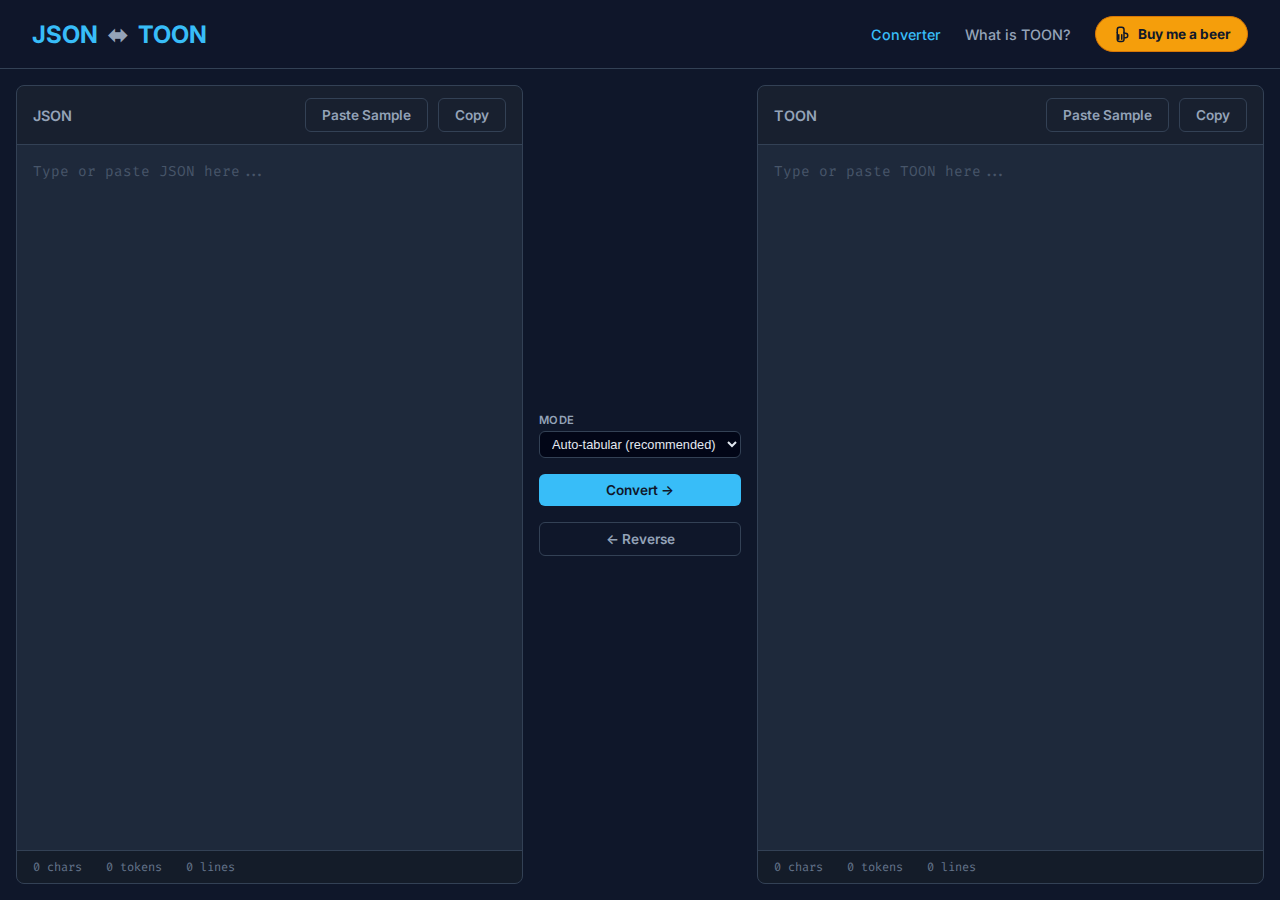
<file: web/index.html>
<!DOCTYPE html>
<html lang="en">

<head>
    <meta charset="UTF-8">
    <meta name="viewport" content="width=device-width, initial-scale=1.0">
    <title>ToonSwap | JSON &amp; TOON Converter</title>
    <meta name="description"
        content="Convert between JSON and TOON formats and estimate token savings for LLM prompts.">
    <link
        href="https://fonts.googleapis.com/css2?family=Fira+Code:wght@400;500&family=Inter:wght@400;600;700&display=swap"
        rel="stylesheet">
    <link rel="stylesheet" href="style.css">
</head>

<body>

    <header>
        <a href="index.html" class="logo-link">
            <h1>JSON <span class="logo-arrow">⬌</span> TOON</h1>
        </a>

        <nav class="nav-links">
            <a href="index.html" class="nav-item active">Converter</a>
            <a href="about.html" class="nav-item">What is TOON?</a>
            <a href="https://www.buymeacoffee.com/santirbb" target="_blank" rel="noopener noreferrer" class="btn-beer">
                <svg xmlns="http://www.w3.org/2000/svg" width="20" height="20" viewBox="0 0 24 24" fill="none"
                    stroke="currentColor" stroke-width="2" stroke-linecap="round" stroke-linejoin="round">
                    <path d="M17 11h1a3 3 0 0 1 0 6h-1"></path>
                    <path d="M9 13v6"></path>
                    <path d="M13 13v6"></path>
                    <path d="M7 10v9a3 3 0 0 0 3 3h3a3 3 0 0 0 3-3v-9"></path>
                    <path d="M7 10V6a3 3 0 0 1 3-3h3a3 3 0 0 1 3 3v4"></path>
                </svg>
                <span>Buy me a beer</span>
            </a>
        </nav>
    </header>

    <main>
        <div class="panel">
            <div class="panel-header">
                <span>JSON</span>
                <div class="panel-header-actions">
                    <span id="copyJsonMsg" class="copy-msg">Copied!</span>
                    <button class="btn-secondary" type="button" onclick="pasteJsonSample()">Paste Sample</button>
                    <button class="btn-secondary" type="button" onclick="copyJsonToClipboard()">Copy</button>
                </div>
            </div>

            <textarea id="jsonInput" placeholder="Type or paste JSON here..." oninput="updateStats()"></textarea>

            <div class="panel-footer">
                <span id="jsonChars">0 chars</span>
                <span id="jsonTokens">0 tokens</span>
                <span id="jsonLines">0 lines</span>
            </div>
        </div>

        <div class="controls">
            <div class="mode-selector">
                <label for="modeSelect">Mode</label>
                <select id="modeSelect">
                    <option value="auto" selected>Auto-tabular (recommended)</option>
                    <option value="strict">Strict TOON</option>
                    <option value="jsonlike">JSON-like (no tables)</option>
                </select>
            </div>

            <button class="btn-primary" type="button" onclick="convert()">Convert &rarr;</button>
            <button class="btn-secondary" type="button" onclick="reverseConvert()">&larr; Reverse</button>
        </div>

        <div class="panel">
            <div class="panel-header">
                <span>TOON</span>
                <div class="panel-header-actions">
                    <span id="savingsBadge" class="badge-success" style="display:none">0% Saved</span>
                    <span id="copyMsg" class="copy-msg">Copied!</span>
                    <button class="btn-secondary" type="button" onclick="pasteToonSample()">Paste Sample</button>
                    <button class="btn-secondary" type="button" onclick="copyToonToClipboard()">Copy</button>
                </div>
            </div>

            <textarea id="toonOutput" placeholder="Type or paste TOON here..." oninput="updateStats()"></textarea>

            <div class="panel-footer">
                <span id="toonChars">0 chars</span>
                <span id="toonTokens">0 tokens</span>
                <span id="toonLines">0 lines</span>
            </div>
        </div>
    </main>

    <script src="script.js"></script>
</body>

</html>
</file>
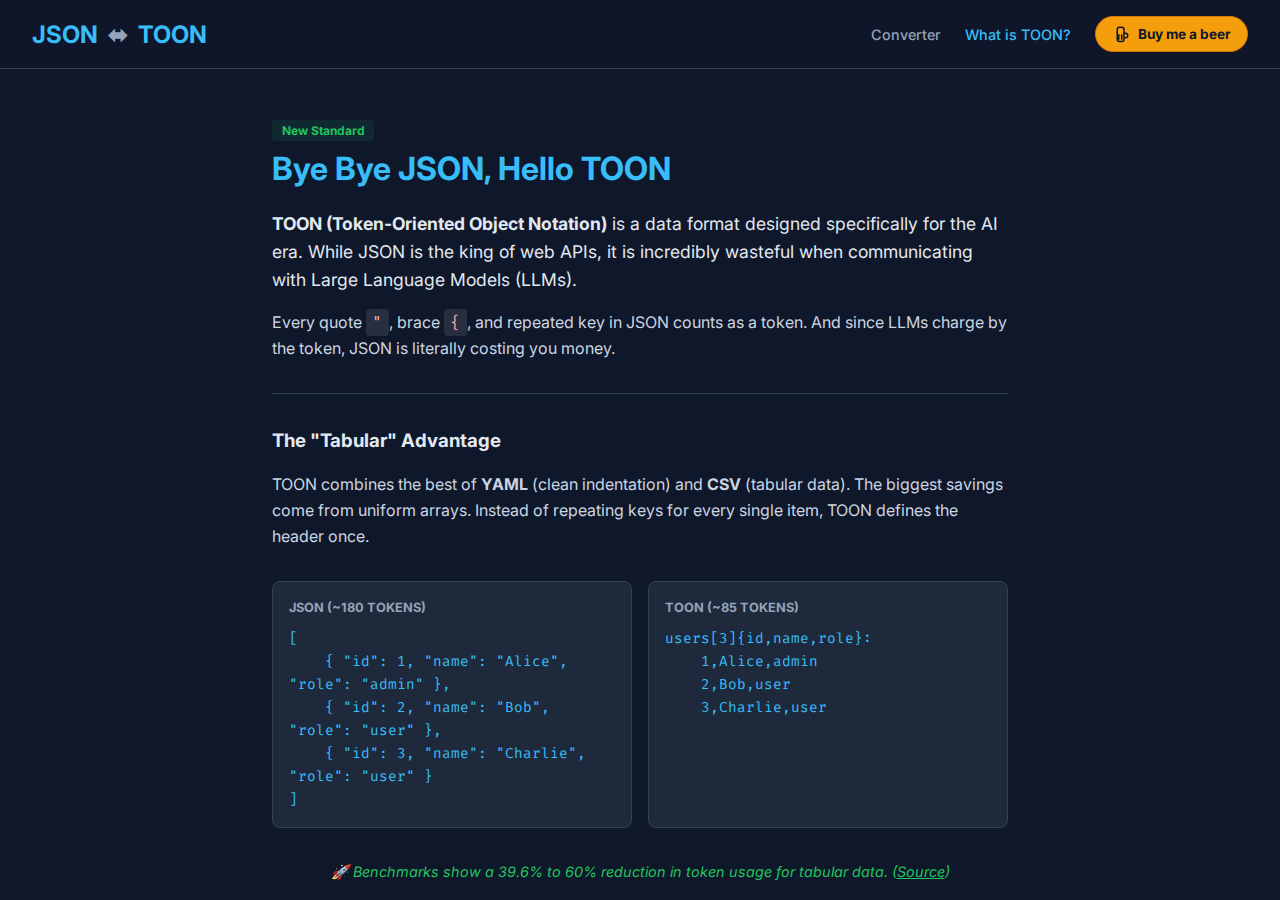
<file: web/about.html>
<!DOCTYPE html>
<html lang="en">

<head>
    <meta charset="UTF-8">
    <meta name="viewport" content="width=device-width, initial-scale=1.0">
    <title>About TOON | The Future of AI Data Formats</title>
    <link
        href="https://fonts.googleapis.com/css2?family=Fira+Code:wght@400;500&family=Inter:wght@400;600;700&display=swap"
        rel="stylesheet">
    <link rel="stylesheet" href="style.css">
</head>

<body>

    <header>
        <a href="index.html" class="logo-link">
            <h1>JSON <span class="logo-arrow">⬌</span> TOON</h1>
        </a>
        <nav class="nav-links">
            <a href="index.html" class="nav-item">Converter</a>
            <a href="about.html" class="nav-item active">What is TOON?</a>
            <a href="https://www.buymeacoffee.com/santirbb" target="_blank" rel="noopener noreferrer" class="btn-beer">
                <svg xmlns="http://www.w3.org/2000/svg" width="20" height="20" viewBox="0 0 24 24" fill="none"
                    stroke="currentColor" stroke-width="2" stroke-linecap="round" stroke-linejoin="round">
                    <path d="M17 11h1a3 3 0 0 1 0 6h-1"></path>
                    <path d="M9 13v6"></path>
                    <path d="M13 13v6"></path>
                    <path d="M7 10v9a3 3 0 0 0 3 3h3a3 3 0 0 0 3-3v-9"></path>
                    <path d="M7 10V6a3 3 0 0 1 3-3h3a3 3 0 0 1 3 3v4"></path>
                </svg>
                <span>Buy me a beer</span>
            </a>
        </nav>
    </header>

    <main class="content-page">
        <div class="article">
            <span class="badge-success">New Standard</span>
            <h2>Bye Bye JSON, Hello TOON</h2>
            <p class="lead">
                <strong>TOON (Token-Oriented Object Notation)</strong> is a data format designed
                specifically for the AI era. While JSON is the king of web APIs, it is incredibly wasteful when
                communicating with Large Language Models (LLMs).
            </p>

            <p>
                Every quote <code>"</code>, brace <code>{</code>, and repeated key in JSON counts as a token. And since
                LLMs charge by the token, JSON is literally costing you money.
            </p>

            <hr class="divider">

            <h3>The "Tabular" Advantage</h3>
            <p>
                TOON combines the best of <strong>YAML</strong> (clean indentation) and <strong>CSV</strong> (tabular
                data). The biggest savings come from uniform arrays. Instead of repeating keys for every single item,
                TOON defines the header once.
            </p>

            <div class="comparison">
                <div class="cmp-box">
                    <h4>JSON (~180 Tokens)</h4>
                    <pre>[
    { "id": 1, "name": "Alice", "role": "admin" },
    { "id": 2, "name": "Bob", "role": "user" },
    { "id": 3, "name": "Charlie", "role": "user" }
]</pre>
                </div>
                <div class="cmp-box">
                    <h4>TOON (~85 Tokens)</h4>
                    <pre>users[3]{id,name,role}:
    1,Alice,admin
    2,Bob,user
    3,Charlie,user</pre>
                </div>
            </div>

            <p class="comparison-note">
                <em>🚀 Benchmarks show a 39.6% to 60% reduction in token usage for tabular data.
                    (<a href="https://github.com/toon-format/toon?tab=readme-ov-file#benchmarks" target="_blank"
                        style="color: inherit; text-decoration: underline;">Source</a>)</em>
            </p>

            <h3>Why Switch? The Benchmarks</h3>
            <p>
                Independent tests across 209 data retrieval tasks showed that TOON is not just smaller, it is often
                clearer for models to understand.
            </p>

            <ul class="stats-grid">
                <li
                    style="background: rgba(34, 197, 94, 0.1); padding: 1rem; border-radius: 8px; border: 1px solid var(--success-color);">
                    <strong>30&#8211;60%</strong>
                    Fewer Tokens
                </li>
                <li
                    style="background: rgba(56, 189, 248, 0.1); padding: 1rem; border-radius: 8px; border: 1px solid var(--accent-color);">
                    <strong>73.9%</strong>
                    Accuracy (vs 70.7% JSON)
                </li>
            </ul>

            <h3>When to Use What?</h3>
            <table class="comparison-table">
                <thead>
                    <tr>
                        <th>Use Case</th>
                        <th>JSON</th>
                        <th>TOON</th>
                    </tr>
                </thead>
                <tbody>
                    <tr>
                        <td><strong>LLM Prompts &amp; Context</strong></td>
                        <td>❌ Verbose &amp; Expensive</td>
                        <td>✅ <strong>Recommended</strong></td>
                    </tr>
                    <tr>
                        <td><strong>Web APIs (REST/GraphQL)</strong></td>
                        <td>✅ <strong>Standard</strong></td>
                        <td>❌ Not yet supported</td>
                    </tr>
                    <tr>
                        <td><strong>Data Storage (Databases)</strong></td>
                        <td>✅ Robust ecosystem</td>
                        <td>❌ Use JSON for storage</td>
                    </tr>
                    <tr>
                        <td><strong>Large, Repetitive Lists</strong></td>
                        <td>❌ Wastes 50% space</td>
                        <td>✅ <strong>Huge Savings</strong></td>
                    </tr>
                </tbody>
            </table>

            <h3>A Brief History of Data</h3>
            <p>Data formats evolve to meet the needs of their time:</p>
            <ul class="history-list">
                <li><strong>INI Files:</strong> Simple, flat configurations.</li>
                <li><strong>XML:</strong> Structured but incredibly verbose.</li>
                <li><strong>JSON:</strong> The web standard. Readable but chatty.</li>
                <li><strong>TOON:</strong> The AI standard. Optimized for tokens and machine reasoning.</li>
            </ul>

            <div class="cta-section">
                <p>Ready to save tokens?</p>
                <a href="index.html" class="btn-primary">Go to Converter</a>
            </div>
        </div>
    </main>

</body>

</html>
</file>
<file: web/style.css>
/* --- Global Reset & Variables --- */
:root {
  --bg-color: #0f172a;       /* Deep Slate Blue (Dark Mode Background) */
  --panel-bg: #1e293b;       /* Lighter Slate for Panels */
  --text-color: #e2e8f0;     /* Off-white text */
  --accent-color: #38bdf8;   /* Sky Blue for actions */
  --accent-hover: #0ea5e9;   /* Darker Blue for hover */
  --border-color: #334155;   /* Subtle borders */
  --success-color: #22c55e;  /* Green for positive metrics */
  --font-mono: 'Fira Code', 'Courier New', monospace;
  --font-sans: 'Inter', sans-serif;
}

* {
  box-sizing: border-box;
  margin: 0;
  padding: 0;
}

body {
  font-family: var(--font-sans);
  background-color: var(--bg-color);
  color: var(--text-color);
  height: 100vh;
  display: flex;
  flex-direction: column;
}

/* --- Header --- */
header {
  padding: 1rem 2rem;
  border-bottom: 1px solid var(--border-color);
  display: flex;
  justify-content: space-between;
  align-items: center;
  background-color: rgba(15, 23, 42, 0.8); /* Slight transparency */
}

h1 {
  font-size: 1.5rem;
  font-weight: 700;
  color: var(--accent-color);
  display: flex;
  align-items: center;
  gap: 10px;
}

/* Clickable logo */
.logo-link {
  text-decoration: none;
}

.logo-arrow {
  color: #94a3b8;
}

/* --- Main Split Layout --- */
main {
  display: flex;
  flex: 1; /* Takes up remaining height */
  padding: 1rem;
  gap: 1rem;
  height: calc(100vh - 70px); /* Subtract header height */
  overflow: hidden; /* Prevent double scrollbars */
}

/* --- Panels (Input & Output) --- */
.panel {
  flex: 1;
  display: flex;
  flex-direction: column;
  background-color: var(--panel-bg);
  border-radius: 8px;
  border: 1px solid var(--border-color);
  overflow: hidden;
}

.panel-header {
  padding: 0.75rem 1rem;
  background-color: rgba(0, 0, 0, 0.2);
  border-bottom: 1px solid var(--border-color);
  display: flex;
  justify-content: space-between;
  align-items: center;
  font-size: 0.9rem;
  font-weight: 600;
  color: #94a3b8;
}

.panel-header-actions {
  display: flex;
  gap: 0.6rem;
  align-items: center;
}

/* --- Text Editors --- */
textarea {
  flex: 1; /* Fills the space between header and footer */
  width: 100%;
  padding: 1rem;
  background-color: transparent;
  border: none;
  color: var(--text-color);
  font-family: var(--font-mono);
  font-size: 0.9rem;
  line-height: 1.5;
  resize: none;
  outline: none;
}

textarea::placeholder {
  color: #475569;
}

/* --- Panel Footer (Status Bar) --- */
.panel-footer {
  background-color: rgba(0, 0, 0, 0.3);
  padding: 0.5rem 1rem;
  font-size: 0.75rem;
  color: #64748b; /* Muted text color */
  border-top: 1px solid var(--border-color);
  display: flex;
  gap: 1.5rem; /* Space between metrics */
  font-family: var(--font-mono);
  user-select: none;
}

.panel-footer span {
  display: flex;
  gap: 0.3rem;
}

/* --- Middle Controls (Vertical strip in desktop) --- */
.controls {
  display: flex;
  flex-direction: column;
  justify-content: center;
  gap: 1rem;
}

/* Mode selector block */
.mode-selector {
  display: flex;
  flex-direction: column;
  gap: 0.25rem;
  align-items: flex-start;
  font-size: 0.75rem;
  color: #cbd5e1;
}

.mode-selector label {
  font-weight: 600;
  text-transform: uppercase;
  letter-spacing: 0.03em;
  font-size: 0.7rem;
  color: #94a3b8;
}

.mode-selector select {
  background-color: #020617;
  border-radius: 6px;
  border: 1px solid var(--border-color);
  color: var(--text-color);
  padding: 0.25rem 0.5rem;
  font-size: 0.8rem;
}

/* --- Buttons --- */
button,
a.btn-primary,
a.btn-secondary {
  cursor: pointer;
  padding: 0.5rem 1rem;
  border-radius: 6px;
  border: none;
  font-weight: 600;
  font-size: 0.85rem;
  transition: all 0.2s ease;
  font-family: var(--font-sans);
  display: inline-flex;
  align-items: center;
  justify-content: center;
  text-decoration: none;
}

.btn-primary {
  background-color: var(--accent-color);
  color: #0f172a;
}

.btn-primary:hover {
  background-color: var(--accent-hover);
  transform: translateY(-1px);
}

.btn-secondary {
  background-color: transparent;
  border: 1px solid var(--border-color);
  color: #94a3b8;
}

.btn-secondary:hover {
  border-color: var(--accent-color);
  color: var(--text-color);
  background-color: rgba(56, 189, 248, 0.1);
}

/* --- Metrics & Badges --- */
.metrics {
  font-size: 0.8rem;
  color: #94a3b8;
}

.badge-success {
  background-color: rgba(34, 197, 94, 0.1);
  color: var(--success-color);
  padding: 0.2rem 0.6rem;
  border-radius: 4px;
  font-weight: bold;
  font-size: 0.75rem;
  white-space: nowrap;
}

.copy-msg {
  display: none;
  color: var(--success-color);
  font-size: 0.75rem;
}

/* =========================================
 About Page & Navigation
 ========================================= */

/* Navigation */
.nav-links {
  display: flex;
  align-items: center;
  gap: 1.5rem;
}

.nav-item {
  color: #94a3b8;
  text-decoration: none;
  font-size: 0.9rem;
  font-weight: 500;
  transition: color 0.2s;
}

.nav-item:hover,
.nav-item.active {
  color: var(--accent-color);
}

/* About Page Container */
.content-page {
  display: flex;
  flex: 1;
  overflow-y: auto;
  justify-content: flex-start;
  align-items: center;
  flex-direction: column; /* Stack content vertically */
}

.article {
  max-width: 800px;
  width: 100%;
  padding: 2rem;
  line-height: 1.6;
  color: #cbd5e1;
}

.article h2 {
  font-size: 2rem;
  color: var(--accent-color);
  margin-bottom: 1rem;
}

.article h3 {
  margin-top: 2rem;
  margin-bottom: 1rem;
  color: var(--text-color);
}

.article p {
  margin-bottom: 1rem;
}

.article code {
  background-color: rgba(255, 255, 255, 0.1);
  padding: 0.2rem 0.4rem;
  border-radius: 4px;
  font-family: var(--font-mono);
  color: #fca5a5;
}

/* Comparison Boxes (Side by Side code snippets) */
.comparison {
  display: flex;
  gap: 1rem;
  margin: 2rem 0;
}

.cmp-box {
  flex: 1;
  background: var(--panel-bg);
  padding: 1rem;
  border-radius: 8px;
  border: 1px solid var(--border-color);
}

.cmp-box h4 {
  margin-bottom: 0.5rem;
  color: #94a3b8;
  font-size: 0.8rem;
  text-transform: uppercase;
}

.cmp-box pre {
  font-family: var(--font-mono);
  font-size: 0.9rem;
  color: var(--accent-color);
  white-space: pre-wrap; /* Wrap long lines if needed */
}

/* Comparison Table */
.comparison-table {
  width: 100%;
  border-collapse: collapse;
  margin: 2rem 0;
}

.comparison-table th,
.comparison-table td {
  border: 1px solid var(--border-color);
  padding: 0.8rem;
  text-align: left;
}

.comparison-table th {
  background-color: rgba(255, 255, 255, 0.05);
  color: var(--accent-color);
}

/* Call to Action Section */
.cta-section {
  margin-top: 3rem;
  text-align: center;
  padding: 2rem;
  background: rgba(56, 189, 248, 0.1);
  border-radius: 12px;
}

.cta-section p {
  font-size: 1.2rem;
  font-weight: bold;
  margin-bottom: 1rem;
}

/* Divider line on About page */
.divider {
  border: 0;
  border-top: 1px solid var(--border-color);
  margin: 2rem 0;
}

/* Stats grid (token savings / accuracy) */
.stats-grid {
  list-style: none;
  padding: 0;
  display: grid;
  grid-template-columns: 1fr 1fr;
  gap: 1rem;
  margin: 1.5rem 0;
}

/* Only center the items in the Stats Grid (the colored boxes) */
.stats-grid li {
  text-align: center;
}

/* Ensure other lists (like History) behave normally */
.article ul {
  text-align: left;
}

/* History list styling */
.history-list {
  margin-left: 1.5rem;
  color: #94a3b8;
  list-style-type: disc;
}

/* Note under comparison boxes */
.comparison-note {
  text-align: center;
  font-size: 0.9rem;
  color: var(--success-color);
  margin-top: 0.5rem;
  margin-bottom: 0;
}

/* Lead paragraph on About page */
.lead {
  font-size: 1.1rem;
  line-height: 1.6;
  color: #e2e8f0;
  margin-bottom: 2rem;
}

/* --- Button: Buy Me a Beer --- */
.btn-beer {
  background-color: #f59e0b; /* Amber/Beer Color */
  color: #0f172a; /* Dark text for contrast */
  padding: 0.5rem 1rem;
  border-radius: 20px;
  text-decoration: none;
  font-weight: 700;
  font-size: 0.85rem;
  display: flex;
  align-items: center;
  gap: 8px;
  transition: transform 0.2s, box-shadow 0.2s;
  border: 1px solid #d97706; /* Slightly darker border */
}

.btn-beer:hover {
  transform: translateY(-2px);
  box-shadow: 0 4px 12px rgba(245, 158, 11, 0.4); /* Amber Glow */
  background-color: #fbbf24; /* Brighter on hover */
}

.btn-beer svg {
  width: 18px;
  height: 18px;
}

/* --- Mobile Responsiveness --- */
@media (max-width: 768px) {
  main {
      flex-direction: column;
      height: auto;
      overflow-y: auto; /* Enable scroll on mobile */
  }

  .controls {
      flex-direction: row;
      padding: 0.5rem 0;
      justify-content: center;
      align-items: flex-start;
      flex-wrap: wrap;
      gap: 0.75rem;
  }

  .mode-selector {
      flex-basis: 100%;
      align-items: center;
  }

  textarea {
      min-height: 250px;
  }

  /* Mobile Nav Tweaks */
  .nav-links {
      gap: 0.8rem;
  }

  /* Stack comparison boxes on mobile */
  .comparison {
      flex-direction: column;
  }
}

/* Update Mobile Tweaks for Beer */
@media (max-width: 768px) {
  .btn-beer span {
      display: none; /* Hide text on mobile */
  }
  .btn-beer::after {
      content: "🍺"; /* Beer Emoji for mobile fallback */
  }
}
</file>
